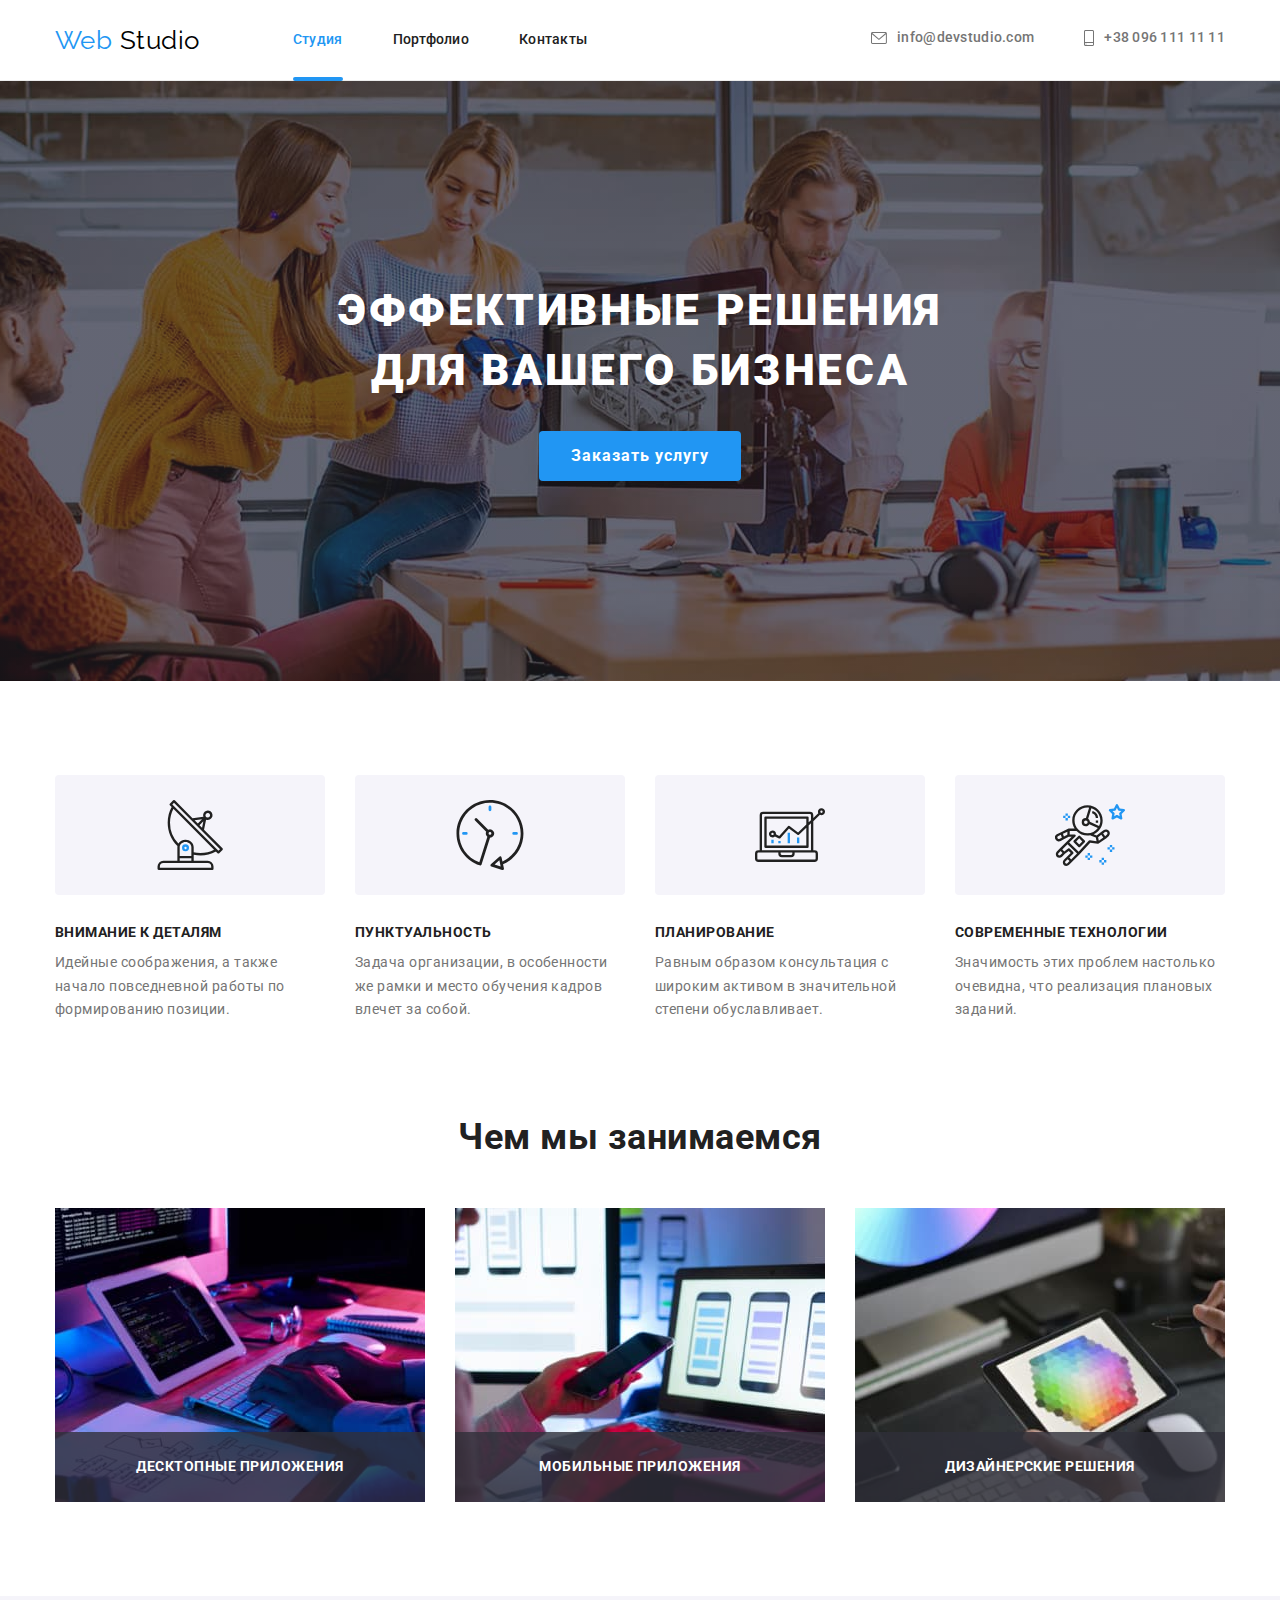
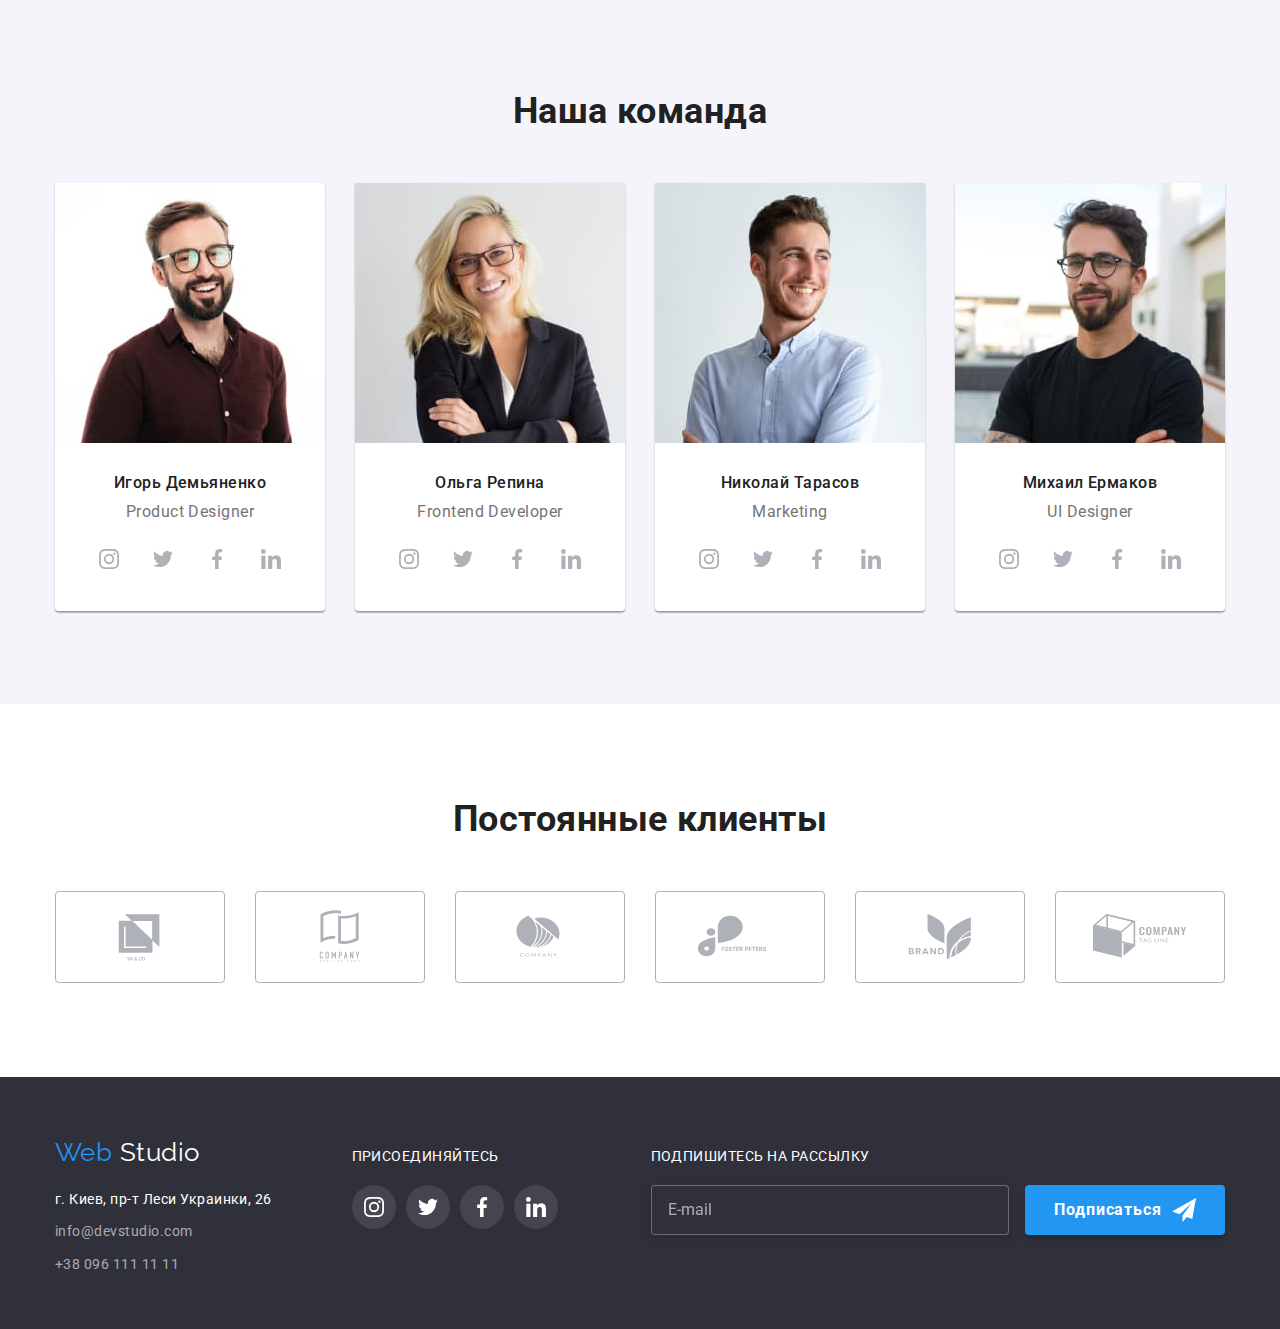
<file: index.html>
<!DOCTYPE html>
<html lang="ru">
  <head>
    <meta charset="UTF-8" />
    <meta http-equiv="X-UA-Compatible" content="IE=edge" />
    <meta name="viewport" content="width=device-width, initial-scale=1.0" />
    <title>Студия</title>
    <link
      rel="stylesheet"
      href="https://cdnjs.cloudflare.com/ajax/libs/modern-normalize/1.1.0/modern-normalize.min.css"
    />
    <link rel="stylesheet" href="./css/main.min.css" />
  </head>
  <body>
    <!-- Шапка сайта -->
    <header class="page-header">
      <div class="container page-header__container">
        <nav class="navigation">
          <a href="./index.html" class="logo page-header__logo">
            Web
            <span class="logo__black">Studio</span>
          </a>
          <ul class="site-nav">
            <li class="site-nav__item">
              <a href="./index.html" class="site-nav__link site-nav__link--current">Студия</a>
            </li>
            <li class="site-nav__item">
              <a href="./portfolio.html" class="site-nav__link">Портфолио</a>
            </li>
            <li class="site-nav__item">
              <a href="" class="site-nav__link">Контакты</a>
            </li>
          </ul>
        </nav>
        <ul class="contacts">
          <li class="contacts__item">
            <a href="mailto:info@devstudio.com" class="contacts__link">
              <svg class="contacts__icon" width="16" height="12">
                <use href="./images/icons.svg#envelope"></use>
              </svg>
              info@devstudio.com
            </a>
          </li>
          <li class="contacts__item">
            <a href="tel:+380961111111" class="contacts__link">
              <svg class="contacts__icon" width="10" height="16">
                <use href="./images/icons.svg#smartphone"></use>
              </svg>
              +38 096 111 11 11
            </a>
          </li>
        </ul>
      </div>
    </header>
    <!-- Герой -->
    <main>
      <section class="hero">
        <div class="container">
          <h1 class="hero__title">
            Эффективные решения
            <br />
            для вашего бизнеса
          </h1>
          <button data-modal-open type="button" class="hero__button">Заказать услугу</button>
        </div>
      </section>
      <!-- Особенности -->
      <section class="section">
        <div class="container">
          <h2 class="section__title visually-hidden">Наши преимущества</h2>
          <ul class="features">
            <li class="features__item">
              <div class="features__container">
                <svg width="70" height="70">
                  <use href="./images/icons.svg#radar"></use>
                </svg>
              </div>
              <h3 class="features__title">Внимание к деталям</h3>
              <p class="features__text">
                Идейные соображения, а также начало повседневной работы по формированию позиции.
              </p>
            </li>
            <li class="features__item">
              <div class="features__container">
                <svg width="70" height="70">
                  <use href="./images/icons.svg#clock"></use>
                </svg>
              </div>
              <h3 class="features__title">Пунктуальность</h3>
              <p class="features__text">
                Задача организации, в особенности же рамки и место обучения кадров влечет за собой.
              </p>
            </li>
            <li class="features__item">
              <div class="features__container">
                <svg width="70" height="70">
                  <use href="./images/icons.svg#diagram"></use>
                </svg>
              </div>
              <h3 class="features__title">Планирование</h3>
              <p class="features__text">
                Равным образом консультация с широким активом в значительной степени обуславливает.
              </p>
            </li>
            <li class="features__item">
              <div class="features__container">
                <svg width="70" height="70">
                  <use href="./images/icons.svg#astronaut"></use>
                </svg>
              </div>
              <h3 class="features__title">Современные технологии</h3>
              <p class="features__text">Значимость этих проблем настолько очевидна, что реализация плановых заданий.</p>
            </li>
          </ul>
        </div>
      </section>
      <!-- Чем мы занимаемся -->
      <section class="section section--no-padding">
        <div class="container">
          <h2 class="section__title">Чем мы занимаемся</h2>
          <ul class="works">
            <li class="works__item">
              <div class="works__wrap">
                <img src="./images/img1.jpg" alt="Человек работающий над программой" width="370" />
                <div class="works__field">
                  <p class="works__text">Десктопные приложения</p>
                </div>
              </div>
            </li>
            <li class="works__item">
              <div class="works__wrap">
                <img src="./images/img2.jpg" alt="Процесс разработки мобильных приложений" width="370" />
                <div class="works__field">
                  <p class="works__text">Мобильные приложения</p>
                </div>
              </div>
            </li>
            <li class="works__item">
              <div class="works__wrap">
                <img src="./images/img3.jpg" alt="Шестиугольник с градиентом цвета на планшете" width="370" />
                <div class="works__field">
                  <p class="works__text">Дизайнерские решения</p>
                </div>
              </div>
            </li>
          </ul>
        </div>
      </section>
      <!-- Наша команда -->
      <section class="section section--grey-background">
        <div class="container">
          <h2 class="section__title">Наша команда</h2>
          <ul class="team">
            <li class="team__item">
              <img src="./images/photo1.jpg" alt="Игорь Демьяненко" width="270" />
              <div class="team__content">
                <h3 class="team__title">Игорь Демьяненко</h3>
                <p class="team__text">Product Designer</p>
                <ul class="social-group">
                  <li class="social-group__item">
                    <a href="" class="social-group__link">
                      <svg class="social-group__icon">
                        <use href="./images/icons.svg#instagram"></use>
                      </svg>
                    </a>
                  </li>
                  <li class="social-group__item">
                    <a href="" class="social-group__link">
                      <svg class="social-group__icon">
                        <use href="./images/icons.svg#twitter"></use>
                      </svg>
                    </a>
                  </li>
                  <li class="social-group__item">
                    <a href="" class="social-group__link">
                      <svg class="social-group__icon">
                        <use href="./images/icons.svg#facebook"></use>
                      </svg>
                    </a>
                  </li>
                  <li class="social-group__item">
                    <a href="" class="social-group__link">
                      <svg class="social-group__icon">
                        <use href="./images/icons.svg#linkedin"></use>
                      </svg>
                    </a>
                  </li>
                </ul>
              </div>
            </li>
            <li class="team__item">
              <img src="./images/photo2.jpg" alt="Ольга Репина" width="270" />
              <div class="team__content">
                <h3 class="team__title">Ольга Репина</h3>
                <p class="team__text">Frontend Developer</p>
                <ul class="social-group">
                  <li class="social-group__item">
                    <a href="" class="social-group__link">
                      <svg class="social-group__icon" width="20" height="20">
                        <use href="./images/icons.svg#instagram"></use>
                      </svg>
                    </a>
                  </li>
                  <li class="social-group__item">
                    <a href="" class="social-group__link">
                      <svg class="social-group__icon" width="20" height="20">
                        <use href="./images/icons.svg#twitter"></use>
                      </svg>
                    </a>
                  </li>
                  <li class="social-group__item">
                    <a href="" class="social-group__link">
                      <svg class="social-group__icon" width="20" height="20">
                        <use href="./images/icons.svg#facebook"></use>
                      </svg>
                    </a>
                  </li>
                  <li class="social-group__item">
                    <a href="" class="social-group__link">
                      <svg class="social-group__icon" width="20" height="20">
                        <use href="./images/icons.svg#linkedin"></use>
                      </svg>
                    </a>
                  </li>
                </ul>
              </div>
            </li>
            <li class="team__item">
              <img src="./images/photo3.jpg" alt="Николай Тарасов" width="270" />
              <div class="team__content">
                <h3 class="team__title">Николай Тарасов</h3>
                <p class="team__text">Marketing</p>
                <ul class="social-group">
                  <li class="social-group__item">
                    <a href="" class="social-group__link">
                      <svg class="social-group__icon" width="20" height="20">
                        <use href="./images/icons.svg#instagram"></use>
                      </svg>
                    </a>
                  </li>
                  <li class="social-group__item">
                    <a href="" class="social-group__link">
                      <svg class="social-group__icon" width="20" height="20">
                        <use href="./images/icons.svg#twitter"></use>
                      </svg>
                    </a>
                  </li>
                  <li class="social-group__item">
                    <a href="" class="social-group__link">
                      <svg class="social-group__icon" width="20" height="20">
                        <use href="./images/icons.svg#facebook"></use>
                      </svg>
                    </a>
                  </li>
                  <li class="social-group__item">
                    <a href="" class="social-group__link">
                      <svg class="social-group__icon" width="20" height="20">
                        <use href="./images/icons.svg#linkedin"></use>
                      </svg>
                    </a>
                  </li>
                </ul>
              </div>
            </li>
            <li class="team__item">
              <img src="./images/photo4.jpg" alt="Михаил Ермаков" width="270" />
              <div class="team__content">
                <h3 class="team__title">Михаил Ермаков</h3>
                <p class="team__text">UI Designer</p>
                <ul class="social-group">
                  <li class="social-group__item">
                    <a href="" class="social-group__link">
                      <svg class="social-group__icon" width="20" height="20">
                        <use href="./images/icons.svg#instagram"></use>
                      </svg>
                    </a>
                  </li>
                  <li class="social-group__item">
                    <a href="" class="social-group__link">
                      <svg class="social-group__icon" width="20" height="20">
                        <use href="./images/icons.svg#twitter"></use>
                      </svg>
                    </a>
                  </li>
                  <li class="social-group__item">
                    <a href="" class="social-group__link">
                      <svg class="social-group__icon" width="20" height="20">
                        <use href="./images/icons.svg#facebook"></use>
                      </svg>
                    </a>
                  </li>
                  <li class="social-group__item">
                    <a href="" class="social-group__link">
                      <svg class="social-group__icon" width="20" height="20">
                        <use href="./images/icons.svg#linkedin"></use>
                      </svg>
                    </a>
                  </li>
                </ul>
              </div>
            </li>
          </ul>
        </div>
      </section>
      <!-- Постоянные клиенты -->
      <section class="section">
        <div class="container">
          <h2 class="section__title">Постоянные клиенты</h2>
          <ul class="clients">
            <li class="clients__item">
              <a href="" class="clients__link">
                <svg class="clients__icon">
                  <use href="./images/icons.svg#client1"></use>
                </svg>
              </a>
            </li>
            <li class="clients__item">
              <a href="" class="clients__link">
                <svg class="clients__icon">
                  <use href="./images/icons.svg#client2"></use>
                </svg>
              </a>
            </li>
            <li class="clients__item">
              <a href="" class="clients__link">
                <svg class="clients__icon">
                  <use href="./images/icons.svg#client3"></use>
                </svg>
              </a>
            </li>
            <li class="clients__item">
              <a href="" class="clients__link">
                <svg class="clients__icon">
                  <use href="./images/icons.svg#client4"></use>
                </svg>
              </a>
            </li>
            <li class="clients__item">
              <a href="" class="clients__link">
                <svg class="clients__icon">
                  <use href="./images/icons.svg#client5"></use>
                </svg>
              </a>
            </li>
            <li class="clients__item">
              <a href="" class="clients__link">
                <svg class="clients__icon">
                  <use href="./images/icons.svg#client6"></use>
                </svg>
              </a>
            </li>
          </ul>
        </div>
      </section>
    </main>
    <!-- Подвал -->
    <footer class="footer-page">
      <div class="container footer-page__container">
        <div class="footer-page__address">
          <a href="./index.html" class="logo footer-page__logo">
            Web
            <span class="logo__light">Studio</span>
          </a>
          <address>
            <ul class="address">
              <li class="address__item">
                <a
                  href="https://goo.gl/maps/nAwjV8WESkUA59sd9"
                  target="_blank"
                  class="address__link address__link--color"
                >
                  г. Киев, пр-т Леси Украинки, 26
                </a>
              </li>
              <li class="address__item">
                <a href="mailto:info@devstudio.com" class="address__link">info@devstudio.com</a>
              </li>
              <li class="address__item">
                <a href="tel:+380961111111" class="address__link">+38 096 111 11 11</a>
              </li>
            </ul>
          </address>
        </div>
        <div class="join">
          <p class="join__text">присоединяйтесь</p>
          <ul class="social-group">
            <li class="social-group__item">
              <a href="" class="social-group__link social-group__link--bg-color">
                <svg class="social-group__icon">
                  <use href="./images/icons.svg#instagram"></use>
                </svg>
              </a>
            </li>
            <li class="social-group__item">
              <a href="" class="social-group__link social-group__link--bg-color">
                <svg class="social-group__icon">
                  <use href="./images/icons.svg#twitter"></use>
                </svg>
              </a>
            </li>
            <li class="social-group__item">
              <a href="" class="social-group__link social-group__link--bg-color">
                <svg class="social-group__icon">
                  <use href="./images/icons.svg#facebook"></use>
                </svg>
              </a>
            </li>
            <li class="social-group__item">
              <a href="" class="social-group__link social-group__link--bg-color">
                <svg class="social-group__icon">
                  <use href="./images/icons.svg#linkedin"></use>
                </svg>
              </a>
            </li>
          </ul>
        </div>
        <div class="subscribe footer-page__subscribe">
          <p class="subscribe__text">Подпишитесь на рассылку</p>

          <form class="subscribe__form" autocomplete="off">
            <label class="subscribe__field">
              <input type="email" class="subscribe__input" name="email" placeholder="E-mail" />
            </label>

            <button type="submit" class="subscribe__button">
              Подписаться
              <svg class="subscribe__icon">
                <use href="./images/icons.svg#send-icon"></use>
              </svg>
            </button>
          </form>
        </div>
      </div>
    </footer>

    <!-- backdrop -->

    <div class="backdrop is-hidden" data-modal>
      <div class="modal">
        <button data-modal-close class="modal__close-button">
          <svg width="11" height="11" class="modal__close-icon">
            <use href="./images/icons.svg#close-icons"></use>
          </svg>
        </button>

        <form class="form" autocomplete="off">
          <p class="form__text">Оставьте свои данные, мы вам перезвоним</p>
          <label class="form__field">
            Имя
            <input class="form__input" type="text" name="name" placeholder=" " />
            <svg class="form__icon">
              <use href="./images/icons.svg#name-icon"></use>
            </svg>
          </label>

          <label class="form__field">
            Телефон
            <input class="form__input" type="tel" name="tel" placeholder="" />
            <svg class="form__icon">
              <use href="./images/icons.svg#phone-icon"></use>
            </svg>
          </label>
          <label class="form__field">
            Почта
            <input class="form__input" type="email" name="mail" placeholder=" " />
            <svg class="form__icon">
              <use href="./images/icons.svg#email-icon"></use>
            </svg>
          </label>
          <label class="form__field">
            Комментарий
            <textarea class="form__comment" name="comment" placeholder="Введите текст"></textarea>
          </label>

          <label class="form__checkbox">
            <input class="checkbox" type="checkbox" name="policy" />
            <span class="checkbox__icon">
              <svg class="checkbox__svg">
                <use href="./images/icons.svg#check-i"></use>
              </svg>
            </span>
            <span class="checkbox__label">Соглашаюсь с рассылкой и принимаю</span>
            <a href="" class="checkbox__link">Условия договора</a>
          </label>

          <button type="submit" class="form__button">Отправить</button>
        </form>
      </div>
    </div>
    <script src="./js/modal.js"></script>
  </body>
</html>
</file>
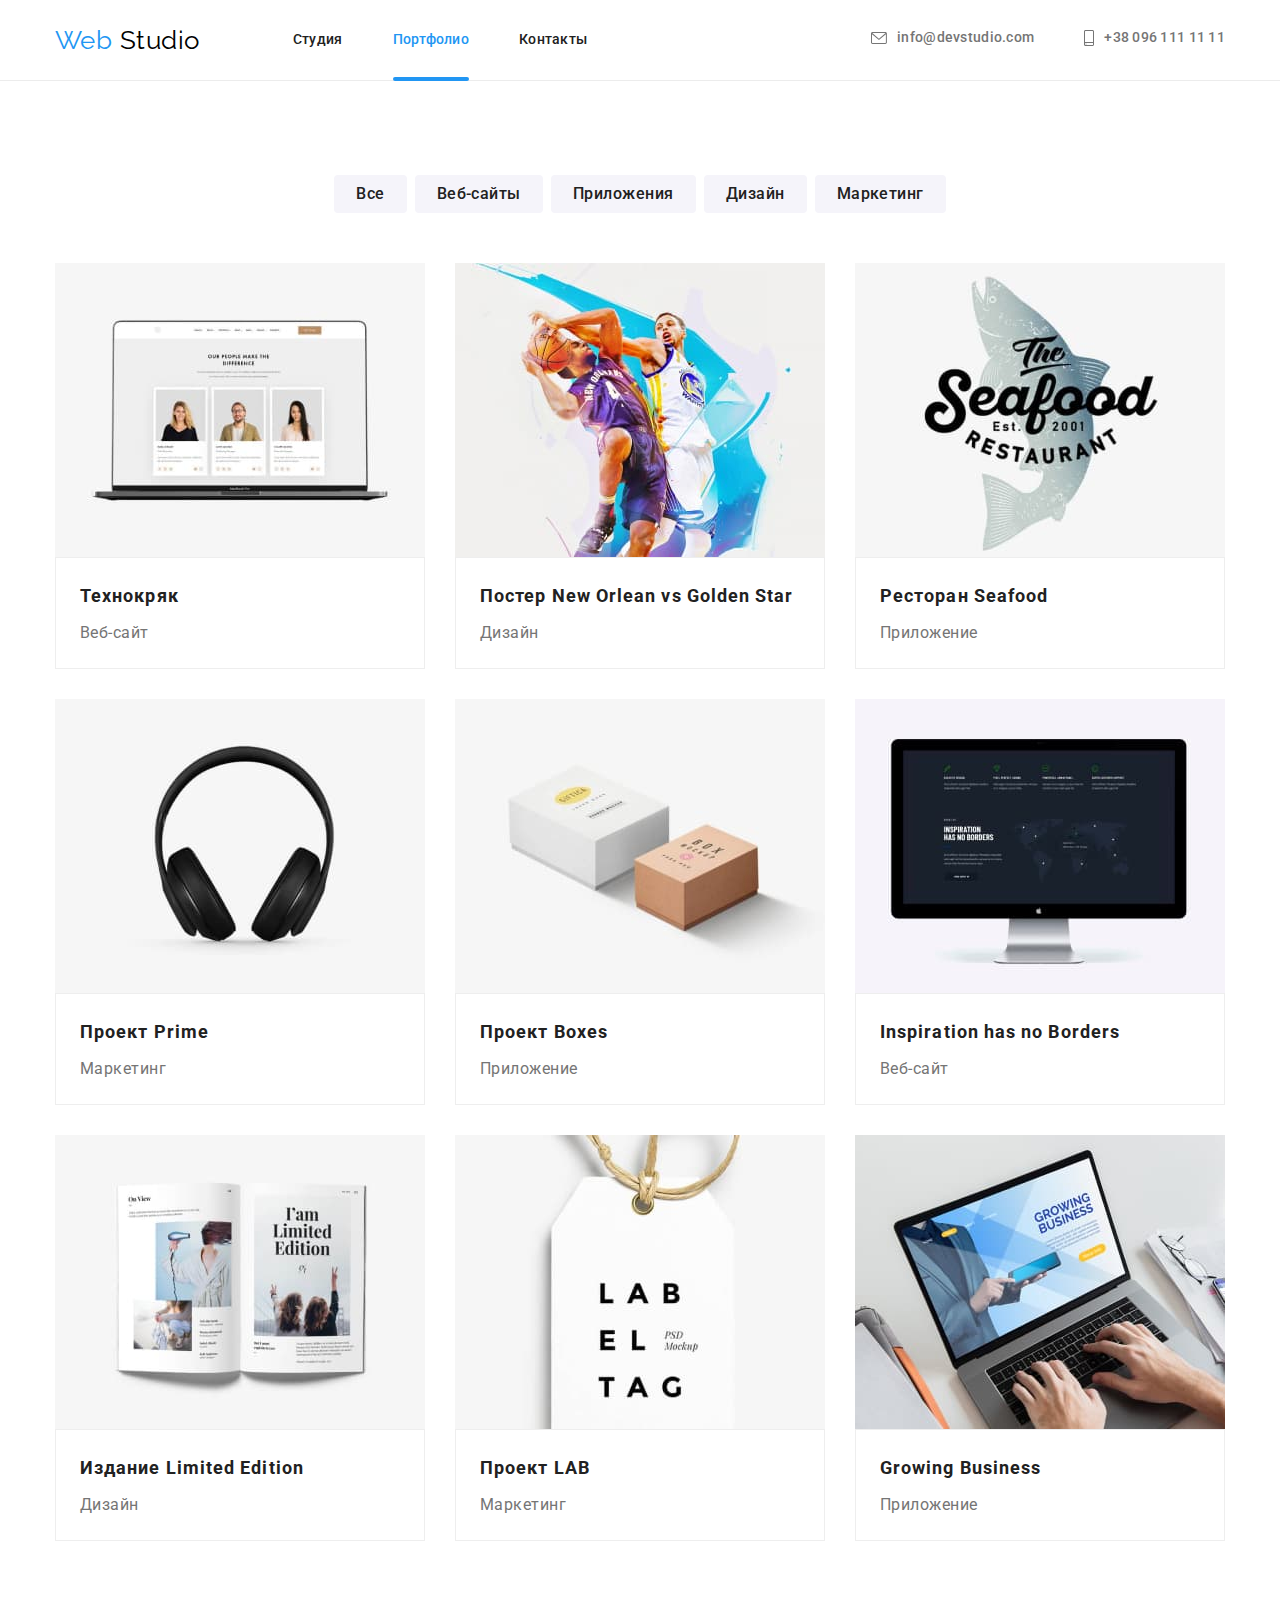
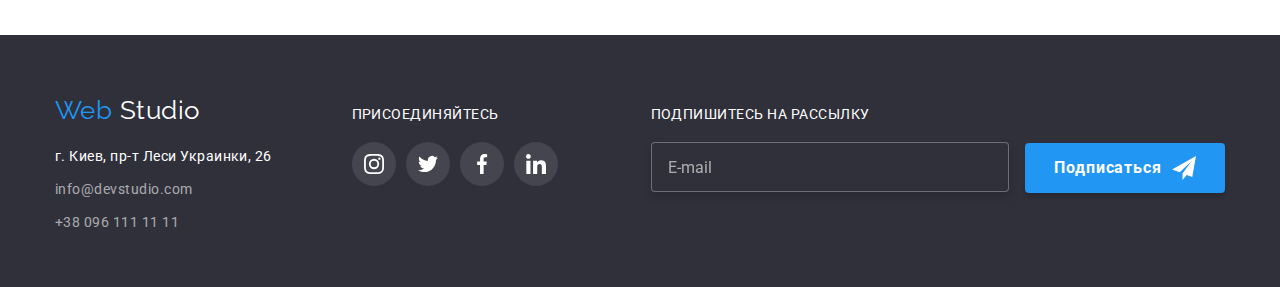
<file: portfolio.html>
<!DOCTYPE html>
<html lang="ru">
  <head>
    <meta charset="UTF-8" />
    <meta http-equiv="X-UA-Compatible" content="IE=edge" />
    <meta name="viewport" content="width=device-width, initial-scale=1.0" />
    <title>Портфолио</title>

    <link
      rel="stylesheet"
      href="https://cdnjs.cloudflare.com/ajax/libs/modern-normalize/1.1.0/modern-normalize.min.css"
    />
    <link rel="stylesheet" href="./css/main.min.css" />
  </head>
  <body>
    <!-- Шапка сайта -->
    <header class="page-header">
      <div class="container page-header__container">
        <nav class="navigation">
          <a href="./index.html" class="logo page-header__logo">
            Web
            <span class="logo__black">Studio</span>
          </a>
          <ul class="site-nav">
            <li class="site-nav__item">
              <a href="./index.html" class="site-nav__link">Студия</a>
            </li>
            <li class="site-nav__item">
              <a href="./portfolio.html" class="site-nav__link site-nav__link--current">Портфолио</a>
            </li>
            <li class="site-nav__item">
              <a href="" class="site-nav__link">Контакты</a>
            </li>
          </ul>
        </nav>
        <ul class="contacts">
          <li class="contacts__item">
            <a href="mailto:info@devstudio.com" class="contacts__link">
              <svg class="contacts__icon" width="16" height="12">
                <use href="./images/icons.svg#envelope"></use>
              </svg>
              info@devstudio.com
            </a>
          </li>
          <li class="contacts__item">
            <a href="tel:+380961111111" class="contacts__link">
              <svg class="contacts__icon" width="10" height="16">
                <use href="./images/icons.svg#smartphone"></use>
              </svg>
              +38 096 111 11 11
            </a>
          </li>
        </ul>
      </div>
    </header>
    <!-- Герой -->
    <main>
      <section class="section">
        <div class="container">
          <h1 class="section__title visually-hidden">Наши предложения</h1>
          <ul class="filter filter__section">
            <li class="filter__item">
              <button type="button" class="filter__button">Все</button>
            </li>
            <li class="filter__item">
              <button type="button" class="filter__button">Веб-сайты</button>
            </li>
            <li class="filter__item">
              <button type="button" class="filter__button">Приложения</button>
            </li>
            <li class="filter__item">
              <button type="button" class="filter__button">Дизайн</button>
            </li>
            <li class="filter__item">
              <button type="button" class="filter__button">Маркетинг</button>
            </li>
          </ul>
          <!-- gallery -->
          <ul class="gallery">
            <li class="gallery__item">
              <a href="" class="card">
                <div class="card__wrap">
                  <img src="./images/img-portfolio-1.jpg" alt="Открытый макбук" width="370" />

                  <div class="card__overlay">
                    <p class="card__overlay-text">
                      Технокряк это современная площадка распространения коронавируса. Компании используют эту платформу
                      для цифрового шпионажа и атак на защищённые сервера конкурентов.
                    </p>
                  </div>
                </div>

                <div class="card__content">
                  <h2 class="card__title">Технокряк</h2>
                  <p class="card__text">Веб-сайт</p>
                </div>
              </a>
            </li>

            <li class="gallery__item">
              <a href="" class="card">
                <div class="card__wrap">
                  <img src="./images/img-portfolio-2.jpg" alt="Два баскетболиста с мячом" width="370" />
                  <div class="card__overlay">
                    <p class="card__overlay-text">
                      Технокряк это современная площадка распространения коронавируса. Компании используют эту платформу
                      для цифрового шпионажа и атак на защищённые сервера конкурентов.
                    </p>
                  </div>
                </div>

                <div class="card__content">
                  <h2 class="card__title">Постер New Orlean vs Golden Star</h2>
                  <p class="card__text">Дизайн</p>
                </div>
              </a>
            </li>

            <li class="gallery__item">
              <a href="" class="card">
                <div class="card__wrap">
                  <img src="./images/img-portfolio-3.jpg" alt="Эмблема ресторана Seafood" width="370" />
                  <div class="card__overlay">
                    <p class="card__overlay-text">
                      Технокряк это современная площадка распространения коронавируса. Компании используют эту платформу
                      для цифрового шпионажа и атак на защищённые сервера конкурентов.
                    </p>
                  </div>
                </div>
                <div class="card__content">
                  <h2 class="card__title">Ресторан Seafood</h2>
                  <p class="card__text">Приложение</p>
                </div>
              </a>
            </li>
            <li class="gallery__item">
              <a href="" class="card">
                <div class="card__wrap">
                  <img src="./images/img-portfolio-4.jpg" alt="Полноразмерные наушники" width="370" />
                  <div class="card__overlay">
                    <p class="card__overlay-text">
                      Технокряк это современная площадка распространения коронавируса. Компании используют эту платформу
                      для цифрового шпионажа и атак на защищённые сервера конкурентов.
                    </p>
                  </div>
                </div>
                <div class="card__content">
                  <h2 class="card__title">Проект Prime</h2>
                  <p class="card__text">Маркетинг</p>
                </div>
              </a>
            </li>

            <li class="gallery__item">
              <a href="" class="card">
                <div class="card__wrap">
                  <img src="./images/img-portfolio-5.jpg" alt="Две коробки" width="370" />
                  <div class="card__overlay">
                    <p class="card__overlay-text">
                      Технокряк это современная площадка распространения коронавируса. Компании используют эту платформу
                      для цифрового шпионажа и атак на защищённые сервера конкурентов.
                    </p>
                  </div>
                </div>
                <div class="card__content">
                  <h2 class="card__title">Проект Boxes</h2>
                  <p class="card__text">Приложение</p>
                </div>
              </a>
            </li>
            <li class="gallery__item">
              <a href="" class="card">
                <div class="card__wrap">
                  <img src="./images/img-portfolio-6.jpg" alt="Монитор" width="370" />
                  <div class="card__overlay">
                    <p class="card__overlay-text">
                      Технокряк это современная площадка распространения коронавируса. Компании используют эту платформу
                      для цифрового шпионажа и атак на защищённые сервера конкурентов.
                    </p>
                  </div>
                </div>
                <div class="card__content">
                  <h2 class="card__title">Inspiration has no Borders</h2>
                  <p class="card__text">Веб-сайт</p>
                </div>
              </a>
            </li>
            <li class="gallery__item">
              <a href="" class="card">
                <div class="card__wrap">
                  <img src="./images/img-portfolio-7.jpg" alt="Раскрытый журнал" width="370" />
                  <div class="card__overlay">
                    <p class="card__overlay-text">
                      Технокряк это современная площадка распространения коронавируса. Компании используют эту платформу
                      для цифрового шпионажа и атак на защищённые сервера конкурентов.
                    </p>
                  </div>
                </div>
                <div class="card__content">
                  <h2 class="card__title">Издание Limited Edition</h2>
                  <p class="card__text">Дизайн</p>
                </div>
              </a>
            </li>
            <li class="gallery__item">
              <a href="" class="card">
                <div class="card__wrap">
                  <img src="./images/img-portfolio-8.jpg" alt="Бирка брэнда LAB EL TAG" width="370" />
                  <div class="card__overlay">
                    <p class="card__overlay-text">
                      Технокряк это современная площадка распространения коронавируса. Компании используют эту платформу
                      для цифрового шпионажа и атак на защищённые сервера конкурентов.
                    </p>
                  </div>
                </div>
                <div class="card__content">
                  <h2 class="card__title">Проект LAB</h2>
                  <p class="card__text">Маркетинг</p>
                </div>
              </a>
            </li>
            <li class="gallery__item">
              <a href="" class="card">
                <div class="card__wrap">
                  <img src="./images/img-portfolio-9.jpg" alt="Руки на клавиатере макбука" width="370" />
                  <div class="card__overlay">
                    <p class="card__overlay-text">
                      Технокряк это современная площадка распространения коронавируса. Компании используют эту платформу
                      для цифрового шпионажа и атак на защищённые сервера конкурентов.
                    </p>
                  </div>
                </div>
                <div class="card__content">
                  <h2 class="card__title">Growing Business</h2>
                  <p class="card__text">Приложение</p>
                </div>
              </a>
            </li>
          </ul>
        </div>
      </section>
    </main>
    <!-- Подвал -->
    <footer class="footer-page">
      <div class="container footer-page__container">
        <div class="footer-page__address">
          <a href="./index.html" class="logo footer-page__logo">
            Web
            <span class="logo__light">Studio</span>
          </a>
          <address>
            <ul class="address">
              <li class="address__item">
                <a
                  href="https://goo.gl/maps/nAwjV8WESkUA59sd9"
                  target="_blank"
                  class="address__link address__link--color"
                >
                  г. Киев, пр-т Леси Украинки, 26
                </a>
              </li>
              <li class="address__item">
                <a href="mailto:info@devstudio.com" class="address__link">info@devstudio.com</a>
              </li>
              <li class="address__item">
                <a href="tel:+380961111111" class="address__link">+38 096 111 11 11</a>
              </li>
            </ul>
          </address>
        </div>
        <div class="join">
          <p class="join__text">присоединяйтесь</p>
          <ul class="social-group">
            <li class="social-group__item">
              <a href="" class="social-group__link social-group__link--bg-color">
                <svg class="social-group__icon">
                  <use href="./images/icons.svg#instagram"></use>
                </svg>
              </a>
            </li>
            <li class="social-group__item">
              <a href="" class="social-group__link social-group__link--bg-color">
                <svg class="social-group__icon">
                  <use href="./images/icons.svg#twitter"></use>
                </svg>
              </a>
            </li>
            <li class="social-group__item">
              <a href="" class="social-group__link social-group__link--bg-color">
                <svg class="social-group__icon">
                  <use href="./images/icons.svg#facebook"></use>
                </svg>
              </a>
            </li>
            <li class="social-group__item">
              <a href="" class="social-group__link social-group__link--bg-color">
                <svg class="social-group__icon">
                  <use href="./images/icons.svg#linkedin"></use>
                </svg>
              </a>
            </li>
          </ul>
        </div>
        <div class="subscribe footer-page__subscribe">
          <p class="subscribe__text">Подпишитесь на рассылку</p>

          <form class="subscribe__form" autocomplete="off">
            <label class="subscribe__field">
              <input type="email" class="subscribe__input" name="email" placeholder="E-mail" />
            </label>

            <button type="submit" class="subscribe__button">
              Подписаться
              <svg class="subscribe__icon">
                <use href="./images/icons.svg#send-icon"></use>
              </svg>
            </button>
          </form>
        </div>
      </div>
    </footer>
  </body>
</html>
</file>
<file: css/main.min.css>
@import"https://fonts.googleapis.com/css2?family=Raleway:wght@700&family=Roboto:wght@400;500;700;900&display=swap";body{font-family:"Roboto",sans-serif;background-color:#fff;color:#757575;letter-spacing:.03em}ul{list-style:none;padding:0;margin:0}img{display:block;max-width:100%;height:auto}h1,h2,h3,p{margin-top:0;margin-bottom:0}.subscribe__text,.join__text{font-size:14px;line-height:1.14;color:#fff;text-transform:uppercase;margin-bottom:20px}.form__button,.subscribe__button,.hero__button{min-width:200px;height:50px;font-weight:700;font-size:16px;line-height:1.87;border-radius:4px;border:transparent;color:#fff;background-color:#2196f3;cursor:pointer;letter-spacing:.06em;-webkit-transition:background-color 250ms cubic-bezier(0.4, 0, 0.2, 1),color 250ms cubic-bezier(0.4, 0, 0.2, 1);transition:background-color 250ms cubic-bezier(0.4, 0, 0.2, 1),color 250ms cubic-bezier(0.4, 0, 0.2, 1)}.form__button:hover,.subscribe__button:hover,.hero__button:hover,.form__button:focus,.subscribe__button:focus,.hero__button:focus{background-color:#188ce8;color:#fff}.container{width:1200px;padding-left:15px;padding-right:15px;margin-left:auto;margin-right:auto}.section{padding-top:94px;padding-bottom:94px}.section__title{margin-bottom:50px;color:#212121;font-size:36px;line-height:1.17;text-align:center}.section--no-padding{padding-top:0}.section--grey-background{max-width:1600px;height:708px;margin-left:auto;margin-right:auto;background-color:#f5f4fa}.visually-hidden{position:absolute;white-space:nowrap;width:1px;height:1px;overflow:hidden;border:0;padding:0;clip:rect(0 0 0 0);-webkit-clip-path:inset(50%);clip-path:inset(50%);margin:-1px}.page-header{border-bottom:1px solid #ececec}.page-header__container{display:-webkit-box;display:-ms-flexbox;display:flex;-webkit-box-align:center;-ms-flex-align:center;align-items:center}.page-header__logo{margin-right:93px}.navigation{display:-webkit-box;display:-ms-flexbox;display:flex;-webkit-box-align:center;-ms-flex-align:center;align-items:center}.logo{color:#2196f3;font-family:"Raleway",sans-serif;font-size:26px;line-height:1.19;text-decoration:none}.logo__black{color:#000}.logo__light{color:#fff}.site-nav{display:-webkit-box;display:-ms-flexbox;display:flex}.site-nav__item{margin-left:50px}.site-nav__item:first-child{margin-left:0}.site-nav__link{position:relative;display:block;padding-top:32px;padding-bottom:32px;color:#212121;font-weight:500;font-size:14px;line-height:1.14;letter-spacing:.02em;-webkit-transition:color 250ms cubic-bezier(0.4, 0, 0.2, 1);transition:color 250ms cubic-bezier(0.4, 0, 0.2, 1);text-decoration:none}.site-nav__link--current{color:#2196f3}.site-nav__link:hover,.site-nav__link:focus{color:#2196f3}.site-nav__link--current::after{position:absolute;content:" ";left:0;bottom:-1px;display:block;width:100%;height:4px;border-radius:2px;background-color:#2196f3}.contacts{margin-left:auto;display:-webkit-box;display:-ms-flexbox;display:flex}.contacts__item{margin-left:50px}.contacts__item:first-child{margin-left:0}.contacts__link{display:-webkit-inline-box;display:-ms-inline-flexbox;display:inline-flex;-webkit-box-align:center;-ms-flex-align:center;align-items:center;color:#757575;font-weight:500;font-size:14px;line-height:1.14;letter-spacing:.02em;-webkit-transition:color 250ms cubic-bezier(0.4, 0, 0.2, 1);transition:color 250ms cubic-bezier(0.4, 0, 0.2, 1);text-decoration:none}.contacts__link:hover,.contacts__link:focus{color:#2196f3}.contacts__icon{margin-right:10px;fill:currentColor}.contacts__icon:hover{fill:#2196f3}.hero{max-width:1600px;text-align:center;padding-top:200px;padding-bottom:200px;margin-left:auto;margin-right:auto;background-image:-webkit-gradient(linear, left top, right top, from(rgba(47, 48, 58, 0.4)), to(rgba(47, 48, 58, 0.4))),url(../images/hero.jpg);background-image:linear-gradient(to right, rgba(47, 48, 58, 0.4), rgba(47, 48, 58, 0.4)),url(../images/hero.jpg);background-size:cover;background-repeat:no-repeat;background-position:center;background-color:#2f303a}.hero__title{margin-bottom:30px;color:#fff;font-weight:900;font-size:44px;line-height:1.36;letter-spacing:.06em;text-transform:uppercase}.hero__button{padding:10px 32px}.features{display:-webkit-box;display:-ms-flexbox;display:flex}.features__item{width:calc((100% - 90px) / 4);margin-right:30px}.features__item:last-child{margin-right:0px}.features__container{display:block;display:-webkit-box;display:-ms-flexbox;display:flex;-webkit-box-pack:center;-ms-flex-pack:center;justify-content:center;-webkit-box-align:center;-ms-flex-align:center;align-items:center;height:120px;background-color:#f5f4fa;margin-bottom:30px;border-radius:4px}.features__title{margin-bottom:10px;color:#212121;font-size:14px;line-height:1.14;text-transform:uppercase}.features__text{font-size:14px;line-height:1.71}.works{display:-webkit-box;display:-ms-flexbox;display:flex}.works__item{width:calc((100% - 60px) / 3);margin-right:30px}.works__item:last-child{margin-right:0}.works__wrap{position:relative}.works__field{display:-webkit-box;display:-ms-flexbox;display:flex;-webkit-box-pack:center;-ms-flex-pack:center;justify-content:center;-webkit-box-align:center;-ms-flex-align:center;align-items:center;position:absolute;bottom:0;left:0;width:100%;height:70px;background-color:rgba(47,48,58,.8)}.works__text{font-weight:700;font-size:14px;line-height:1.14;text-transform:uppercase;color:#fff}.team{display:-webkit-box;display:-ms-flexbox;display:flex}.team__item{width:calc((100% - 90px) / 4);margin-right:30px;-webkit-box-shadow:0px 1px 3px rgba(0,0,0,.12),0px 1px 1px rgba(0,0,0,.14),0px 2px 1px rgba(0,0,0,.2);box-shadow:0px 1px 3px rgba(0,0,0,.12),0px 1px 1px rgba(0,0,0,.14),0px 2px 1px rgba(0,0,0,.2);border-radius:0px 0px 4px 4px}.team__item:last-child{margin-right:0px}.team__content{padding-top:30px;padding-bottom:30px;background-color:#fff;text-align:center;border-radius:0px 0px 4px 4px}.team__title{color:#212121;margin-bottom:10px;font-weight:500;font-size:16px;line-height:1.19}.team__text{font-size:16px;line-height:1.19;margin-bottom:16px}.social-group{display:-webkit-box;display:-ms-flexbox;display:flex;-webkit-box-pack:center;-ms-flex-pack:center;justify-content:center}.social-group__item{margin-left:10px}.social-group__item:first-child{margin-left:0px}.social-group__link{display:-webkit-box;display:-ms-flexbox;display:flex;-webkit-box-align:center;-ms-flex-align:center;align-items:center;-webkit-box-pack:center;-ms-flex-pack:center;justify-content:center;width:44px;height:44px;border-radius:50%;color:#afb1b8;-webkit-transition:background-color 250ms cubic-bezier(0.4, 0, 0.2, 1),color 250ms cubic-bezier(0.4, 0, 0.2, 1);transition:background-color 250ms cubic-bezier(0.4, 0, 0.2, 1),color 250ms cubic-bezier(0.4, 0, 0.2, 1)}.social-group__link:hover,.social-group__link:focus{background-color:#2196f3;color:#fff}.social-group__link--bg-color{background-color:rgba(255,255,255,.1);color:#fff}.social-group__icon{fill:currentColor;width:20px;height:20px}.clients{display:-webkit-box;display:-ms-flexbox;display:flex}.clients__item{width:calc((100% - 150px) / 6);color:#afb1b8;margin-left:30px}.clients__item:first-child{margin-left:0}.clients__link{display:-webkit-box;display:-ms-flexbox;display:flex;-webkit-box-align:center;-ms-flex-align:center;align-items:center;-webkit-box-pack:center;-ms-flex-pack:center;justify-content:center;width:170px;height:92px;border:1px solid #afb1b8;border-radius:4px;color:#afb1b8;-webkit-transition:border 250ms var(--transition-function),color 250ms var(--transition-function);transition:border 250ms var(--transition-function),color 250ms var(--transition-function)}.clients__link:hover,.clients__link:focus{border:1px solid #2196f3;color:#2196f3}.clients__icon{fill:currentColor;width:106px;height:60px}.footer-page{max-width:1600px;height:252px;background-color:#2f303a;padding-top:60px;padding-bottom:60px;margin-left:auto;margin-right:auto}.footer-page__container{display:-webkit-box;display:-ms-flexbox;display:flex;-webkit-box-align:baseline;-ms-flex-align:baseline;align-items:baseline}.footer-page__address{margin-right:70px;-webkit-box-flex:1;-ms-flex-positive:1;flex-grow:1}.footer-page__logo{display:block;margin-bottom:20px}.footer-page__subscribe{margin-left:93px}.address__item{margin-bottom:9px}.address__item:last-child{margin-bottom:0}.address__link{color:rgba(255,255,255,.6);font-style:normal;font-size:14px;line-height:1.71;-webkit-transition:color 250ms cubic-bezier(0.4, 0, 0.2, 1);transition:color 250ms cubic-bezier(0.4, 0, 0.2, 1);text-decoration:none}.address__link:hover,.address__link:focus{color:#2196f3}.address__link--color{color:#fff}.subscribe__field{position:relative;display:inline-block}.subscribe__input{font:inherit;width:358px;height:50px;background-color:#2f303a;border:1px solid rgba(255,255,255,.3);-webkit-box-sizing:border-box;box-sizing:border-box;-webkit-filter:drop-shadow(0px 4px 4px rgba(0, 0, 0, 0.15));filter:drop-shadow(0px 4px 4px rgba(0, 0, 0, 0.15));border-radius:4px;padding:15px 16px}.subscribe__input::-webkit-input-placeholder{font-size:16px;line-height:1.25;color:rgba(255,255,255,.6)}.subscribe__input::-moz-placeholder{font-size:16px;line-height:1.25;color:rgba(255,255,255,.6)}.subscribe__input:-ms-input-placeholder{font-size:16px;line-height:1.25;color:rgba(255,255,255,.6)}.subscribe__input::-ms-input-placeholder{font-size:16px;line-height:1.25;color:rgba(255,255,255,.6)}.subscribe__input::placeholder{font-size:16px;line-height:1.25;color:rgba(255,255,255,.6)}.subscribe__button{display:-webkit-inline-box;display:-ms-inline-flexbox;display:inline-flex;-webkit-box-align:center;-ms-flex-align:center;align-items:center;-webkit-box-pack:center;-ms-flex-pack:center;justify-content:center;margin-left:12px;-webkit-box-shadow:0px 4px 4px rgba(0,0,0,.15);box-shadow:0px 4px 4px rgba(0,0,0,.15)}.subscribe__icon{fill:currentColor;margin-left:10px;height:24px;width:24px}.backdrop{position:fixed;top:0;left:0;width:100%;height:100%;background-color:rgba(0,0,0,.2);opacity:1;-webkit-transition:opacity 250ms cubic-bezier(0.4, 0, 0.2, 1),visibility 250ms cubic-bezier(0.4, 0, 0.2, 1);transition:opacity 250ms cubic-bezier(0.4, 0, 0.2, 1),visibility 250ms cubic-bezier(0.4, 0, 0.2, 1);z-index:1}.is-hidden{opacity:0;pointer-events:none;visibility:hidden}.modal{position:absolute;top:50%;left:50%;min-width:528px;min-height:581px;padding:40px 39px 40px 41px;background-color:#fff;-webkit-box-shadow:0px 1px 3px rgba(0,0,0,.12),0px 1px 1px rgba(0,0,0,.14),0px 2px 1px rgba(0,0,0,.2);box-shadow:0px 1px 3px rgba(0,0,0,.12),0px 1px 1px rgba(0,0,0,.14),0px 2px 1px rgba(0,0,0,.2);border-radius:4px;opacity:1;-webkit-transform:scale(1) translate(-50%, -50%);transform:scale(1) translate(-50%, -50%);-webkit-transition:opacity 250ms cubic-bezier(0.4, 0, 0.2, 1),-webkit-transform 250ms cubic-bezier(0.4, 0, 0.2, 1);transition:opacity 250ms cubic-bezier(0.4, 0, 0.2, 1),-webkit-transform 250ms cubic-bezier(0.4, 0, 0.2, 1);transition:opacity 250ms cubic-bezier(0.4, 0, 0.2, 1),transform 250ms cubic-bezier(0.4, 0, 0.2, 1);transition:opacity 250ms cubic-bezier(0.4, 0, 0.2, 1),transform 250ms cubic-bezier(0.4, 0, 0.2, 1),-webkit-transform 250ms cubic-bezier(0.4, 0, 0.2, 1)}.backdrop.is-hidden .modal{-webkit-transform:scale(1.1) translate(-50%, -50%);transform:scale(1.1) translate(-50%, -50%);opacity:0}.modal__close-button{position:absolute;display:-webkit-box;display:-ms-flexbox;display:flex;-webkit-box-pack:center;-ms-flex-pack:center;justify-content:center;-webkit-box-align:center;-ms-flex-align:center;align-items:center;width:30px;height:30px;border:1px solid rgba(0,0,0,.1);border-radius:50%;background-color:#fff;top:8px;right:8px;cursor:pointer}.modal__close-icon{fill:#000;-webkit-transition:fill 250ms cubic-bezier(0.4, 0, 0.2, 1);transition:fill 250ms cubic-bezier(0.4, 0, 0.2, 1)}.modal__close-button:hover .modal__close-icon,.modal__close-button:focus .modal__close-icon{fill:#2196f3}.form{width:448px}.form__text{font-weight:700;font-size:20px;line-height:1.15;text-align:center;margin-bottom:12px;color:#212121}.form__field{display:block;position:relative;font-size:12px;line-height:1.17;letter-spacing:.01em;margin-top:10px}.form__field:first-child{margin-top:0}.form__input{margin-top:4px;width:100%;height:40px;padding:11px 42px;-webkit-box-sizing:border-box;box-sizing:border-box;border:1px solid rgba(33,33,33,.2);border-radius:4px;cursor:pointer;-webkit-transition:border-color 250ms cubic-bezier(0.4, 0, 0.2, 1);transition:border-color 250ms cubic-bezier(0.4, 0, 0.2, 1)}.form__input:focus{border-color:#2196f3;outline:none}.form__icon{position:absolute;top:50%;left:12px;width:18px;height:18px;fill:#212121;-webkit-transition:fill 250ms cubic-bezier(0.4, 0, 0.2, 1);transition:fill 250ms cubic-bezier(0.4, 0, 0.2, 1)}.form__input:focus~.form__icon{fill:#2196f3}.form__comment{width:100%;height:120px;padding:12px 16px;margin-top:4px;-webkit-box-sizing:border-box;box-sizing:border-box;border:1px solid rgba(33,33,33,.2);border-radius:4px;resize:none;cursor:pointer;-webkit-transition:border-color 250ms cubic-bezier(0.4, 0, 0.2, 1);transition:border-color 250ms cubic-bezier(0.4, 0, 0.2, 1)}.form__comment::-webkit-input-placeholder{font-size:12px;line-height:1.67;letter-spacing:.01em;color:rgba(117,117,117,.5)}.form__comment::-moz-placeholder{font-size:12px;line-height:1.67;letter-spacing:.01em;color:rgba(117,117,117,.5)}.form__comment:-ms-input-placeholder{font-size:12px;line-height:1.67;letter-spacing:.01em;color:rgba(117,117,117,.5)}.form__comment::-ms-input-placeholder{font-size:12px;line-height:1.67;letter-spacing:.01em;color:rgba(117,117,117,.5)}.form__comment::placeholder{font-size:12px;line-height:1.67;letter-spacing:.01em;color:rgba(117,117,117,.5)}.form__comment:focus{border-color:#2196f3;outline:none}.form__checkbox{display:-webkit-box;display:-ms-flexbox;display:flex;-webkit-box-align:center;-ms-flex-align:center;align-items:center;-webkit-box-pack:center;-ms-flex-pack:center;justify-content:center;margin-top:20px}.form__button{display:block;margin:0 auto;padding:10px 55px 10px 56px;margin-top:30px;-webkit-box-shadow:0px 4px 4px rgba(0,0,0,.15);box-shadow:0px 4px 4px rgba(0,0,0,.15)}.checkbox{position:absolute;white-space:nowrap;width:1px;height:1px;overflow:hidden;border:0;padding:0;clip:rect(0 0 0 0);-webkit-clip-path:inset(50%);clip-path:inset(50%);margin:-1px}.checkbox__icon{display:inline-block;position:relative;width:16px;height:15px;border:2px solid #212121;border-radius:2px;margin-right:9px;-webkit-transition:background-color 250ms cubic-bezier(0.4, 0, 0.2, 1),border-color 250ms cubic-bezier(0.4, 0, 0.2, 1);transition:background-color 250ms cubic-bezier(0.4, 0, 0.2, 1),border-color 250ms cubic-bezier(0.4, 0, 0.2, 1);fill:none}.checkbox:checked+.checkbox__icon{fill:#fff;background-color:#2196f3;background-origin:border-box;border-color:#2196f3}.checkbox__svg{position:absolute;top:50%;left:50%;width:16px;height:15px;-webkit-transform:translate(-50%, -50%);transform:translate(-50%, -50%)}.checkbox__label{font-size:14px;line-height:1.71;color:#757575}.checkbox__link{font-size:14px;line-height:1.71;color:#2196f3;margin-left:4px}.filter{display:-webkit-box;display:-ms-flexbox;display:flex;-webkit-box-pack:center;-ms-flex-pack:center;justify-content:center}.filter__item{margin-left:8px}.filter__item:first-child{margin-left:0}.filter__button{padding:6px 22px;border-radius:4px;border:transparent;color:#212121;background-color:#f5f4fa;font-family:inherit;font-weight:500;font-size:16px;line-height:1.62;letter-spacing:.03em;cursor:pointer;-webkit-transition:color 250ms cubic-bezier(0.4, 0, 0.2, 1),background-color 250ms cubic-bezier(0.4, 0, 0.2, 1),-webkit-box-shadow 250ms cubic-bezier(0.4, 0, 0.2, 1);transition:color 250ms cubic-bezier(0.4, 0, 0.2, 1),background-color 250ms cubic-bezier(0.4, 0, 0.2, 1),-webkit-box-shadow 250ms cubic-bezier(0.4, 0, 0.2, 1);transition:color 250ms cubic-bezier(0.4, 0, 0.2, 1),background-color 250ms cubic-bezier(0.4, 0, 0.2, 1),box-shadow 250ms cubic-bezier(0.4, 0, 0.2, 1);transition:color 250ms cubic-bezier(0.4, 0, 0.2, 1),background-color 250ms cubic-bezier(0.4, 0, 0.2, 1),box-shadow 250ms cubic-bezier(0.4, 0, 0.2, 1),-webkit-box-shadow 250ms cubic-bezier(0.4, 0, 0.2, 1)}.filter__button:hover,.filter__button:focus{color:#fff;background-color:#2196f3;-webkit-box-shadow:0px 3px 1px rgba(0,0,0,.1),0px 1px 2px rgba(0,0,0,.08),0px 2px 2px rgba(0,0,0,.12);box-shadow:0px 3px 1px rgba(0,0,0,.1),0px 1px 2px rgba(0,0,0,.08),0px 2px 2px rgba(0,0,0,.12)}.filter__section{margin-bottom:50px}.gallery{display:-webkit-box;display:-ms-flexbox;display:flex;-ms-flex-wrap:wrap;flex-wrap:wrap}.gallery__item{width:calc((100% - 60px) / 3);margin-right:30px;margin-bottom:30px;border-radius:4px}.gallery__item:nth-child(3n){margin-right:0}.gallery__item:nth-last-child(-n+3){margin-bottom:0}.card{display:block;text-decoration:none;-webkit-transition:-webkit-box-shadow 250ms cubic-bezier(0.4, 0, 0.2, 1);transition:-webkit-box-shadow 250ms cubic-bezier(0.4, 0, 0.2, 1);transition:box-shadow 250ms cubic-bezier(0.4, 0, 0.2, 1);transition:box-shadow 250ms cubic-bezier(0.4, 0, 0.2, 1), -webkit-box-shadow 250ms cubic-bezier(0.4, 0, 0.2, 1)}.card:hover,.card:focus{-webkit-box-shadow:0px 3px 1px rgba(0,0,0,.1),0px 1px 2px rgba(0,0,0,.08),0px 2px 2px rgba(0,0,0,.12);box-shadow:0px 3px 1px rgba(0,0,0,.1),0px 1px 2px rgba(0,0,0,.08),0px 2px 2px rgba(0,0,0,.12)}.card__wrap{position:relative;overflow:hidden}.card__overlay{position:absolute;top:0;left:0;width:100%;height:100%;background-color:rgba(33,150,243,.9);-webkit-transform:translateY(100%);transform:translateY(100%);-webkit-transition:-webkit-transform 250ms cubic-bezier(0.4, 0, 0.2, 1);transition:-webkit-transform 250ms cubic-bezier(0.4, 0, 0.2, 1);transition:transform 250ms cubic-bezier(0.4, 0, 0.2, 1);transition:transform 250ms cubic-bezier(0.4, 0, 0.2, 1), -webkit-transform 250ms cubic-bezier(0.4, 0, 0.2, 1)}.card:hover .card__overlay,.card:focus .card__overlay{-webkit-transform:translateY(0);transform:translateY(0)}.card__overlay-text{position:absolute;font-size:18px;line-height:1.56;color:#fff;padding:63px 24px}.card__content{padding:20px 24px;background-color:#fff;border:1px solid #eee;-webkit-box-sizing:border-box;box-sizing:border-box}.card__title{margin-bottom:4px;font-size:18px;line-height:2;letter-spacing:.06em;color:#212121}.card__text{color:#757575;font-size:16px;line-height:1.87}/*# sourceMappingURL=main.min.css.map */
</file>
